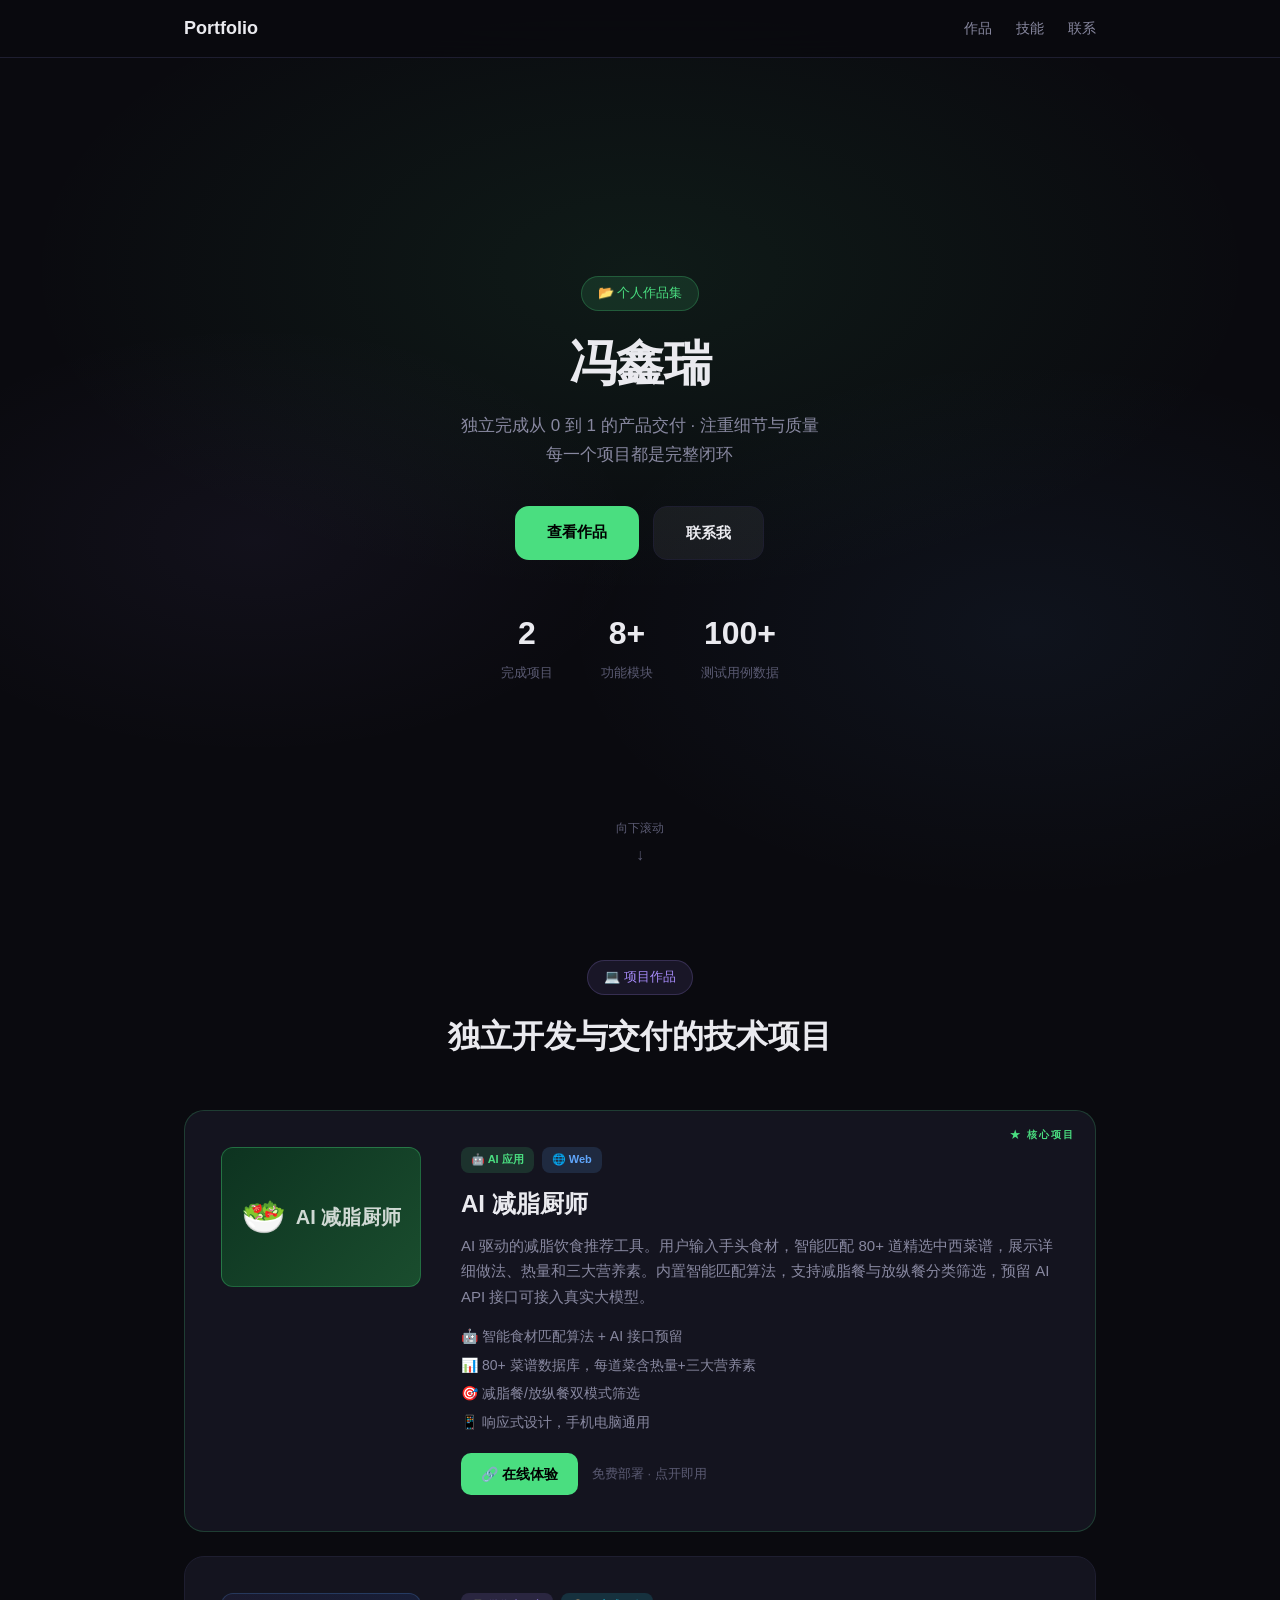
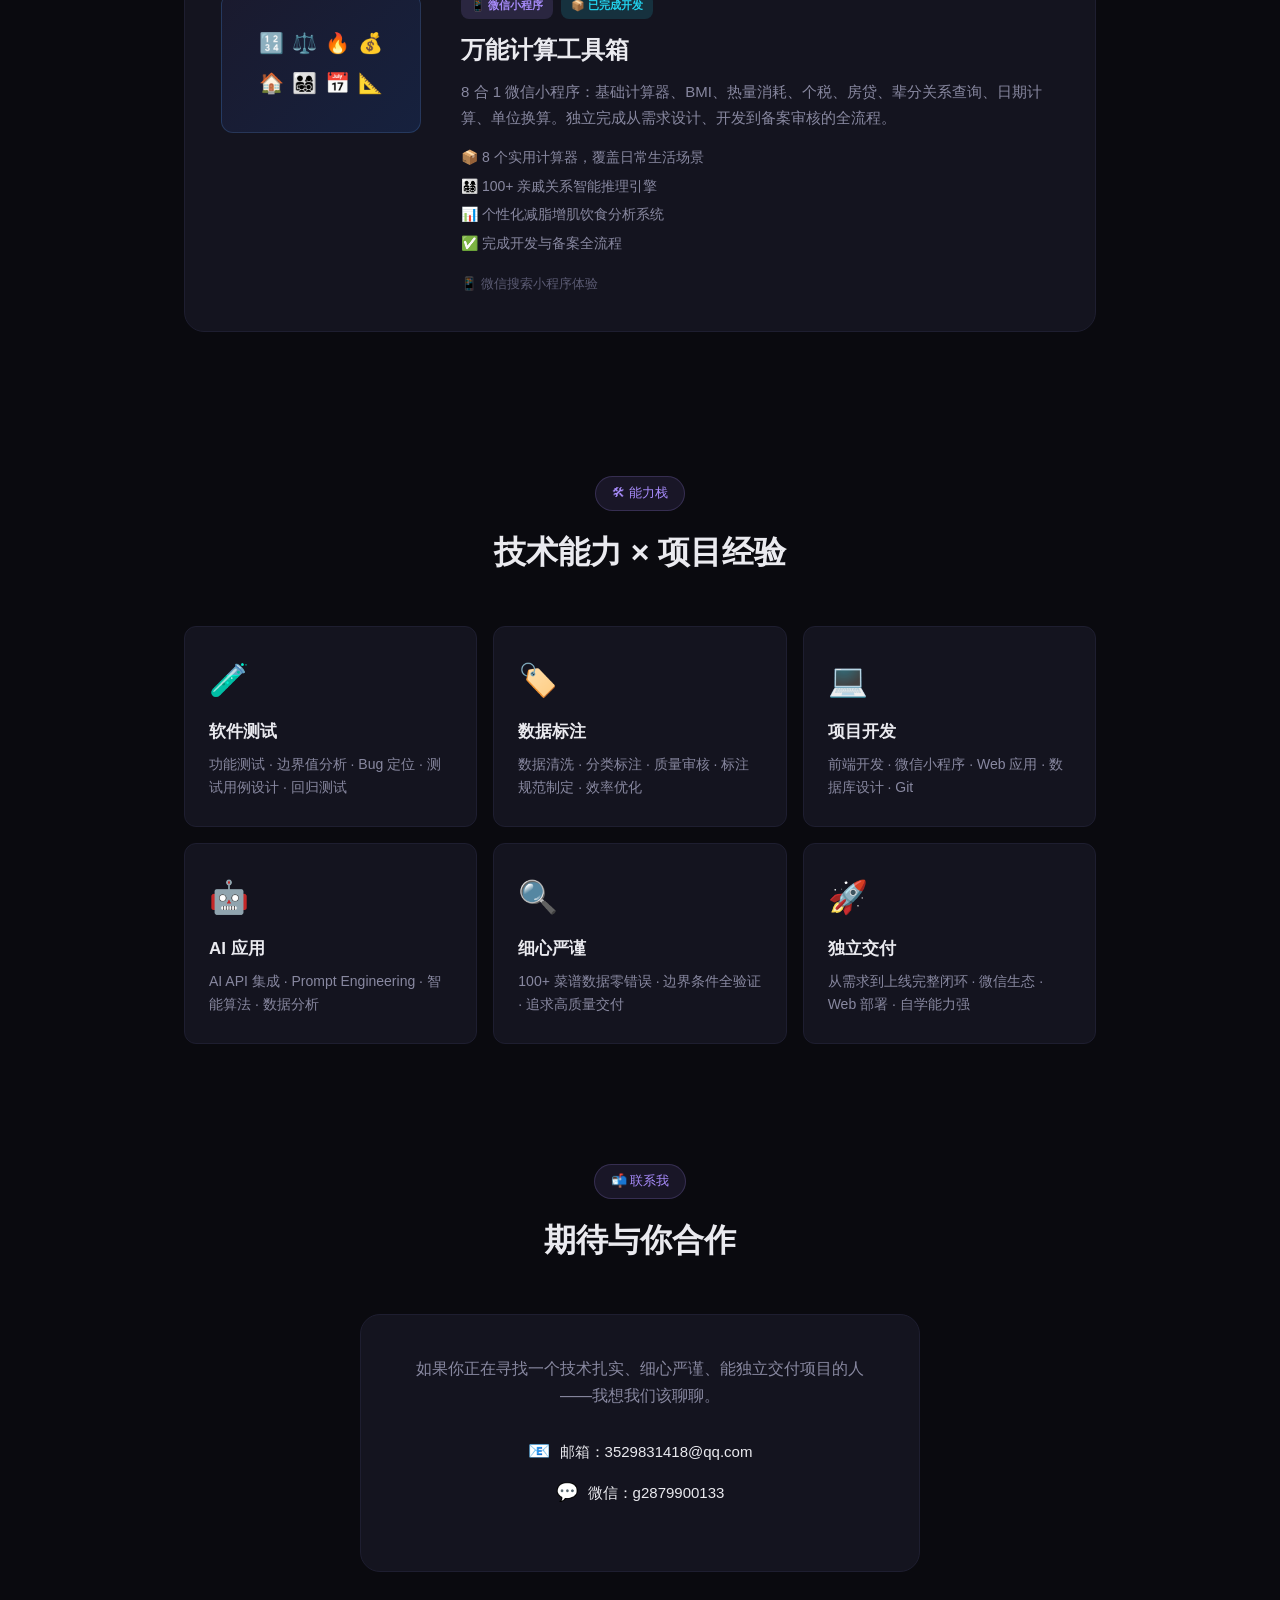
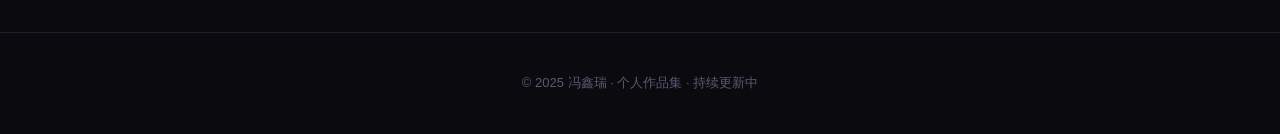
<file: index.html>
<!DOCTYPE html>
<html lang="zh-CN">
<head>
<meta charset="UTF-8">
<meta http-equiv="Cache-Control" content="no-cache, no-store, must-revalidate">
<meta http-equiv="Pragma" content="no-cache">
<meta http-equiv="Expires" content="0">
<meta name="viewport" content="width=device-width, initial-scale=1.0">
<title>冯鑫瑞 · 个人作品集</title>
<link rel="stylesheet" href="style.css">
</head>
<body>

<nav class="nav" id="nav">
  <div class="nav-inner">
    <a href="#hero" class="nav-logo">Portfolio</a>
    <div class="nav-links">
      <a href="#projects">作品</a>
      <a href="#skills">技能</a>
      <a href="#contact">联系</a>
    </div>
  </div>
</nav>

<section class="hero" id="hero">
  <div class="hero-bg"></div>
  <div class="hero-content">
    <div class="hero-badge">📂 个人作品集</div>
    <h1 class="hero-title">
      冯鑫瑞
    </h1>
    <p class="hero-sub">
      独立完成从 0 到 1 的产品交付 · 注重细节与质量<br>
      每一个项目都是完整闭环
    </p>
    <div class="hero-cta">
      <a href="#projects" class="cta-primary">查看作品</a>
      <a href="#contact" class="cta-secondary">联系我</a>
    </div>
    <div class="hero-stats">
      <div class="stat"><span class="stat-num">2</span><span class="stat-label">完成项目</span></div>
      <div class="stat"><span class="stat-num">8+</span><span class="stat-label">功能模块</span></div>
      <div class="stat"><span class="stat-num">100+</span><span class="stat-label">测试用例数据</span></div>
    </div>
  </div>
  <div class="scroll-indicator">
    <span>向下滚动</span>
    <div class="scroll-arrow">↓</div>
  </div>
</section>

<section class="projects" id="projects">
  <div class="section-header">
    <span class="section-badge">💻 项目作品</span>
    <h2 class="section-title">独立开发与交付的技术项目</h2>
  </div>

  <div class="project-card featured" onclick="location.href='./ai-diet-chef/'" style="cursor:pointer">
    <span class="feature-badge">★ 核心项目</span>
    <div class="project-preview">
      <div class="preview-mockup ai-preview">
        <div class="mockup-content">
          <span class="mockup-icon">🥗</span>
          <span class="mockup-text">AI 减脂厨师</span>
        </div>
      </div>
    </div>
    <div class="project-info">
      <div class="project-tags">
        <span class="ptag ai">🤖 AI 应用</span>
        <span class="ptag web">🌐 Web</span>
      </div>
      <h3 class="project-name">AI 减脂厨师</h3>
      <p class="project-desc">
        AI 驱动的减脂饮食推荐工具。用户输入手头食材，智能匹配 80+ 道精选中西菜谱，展示详细做法、热量和三大营养素。内置智能匹配算法，支持减脂餐与放纵餐分类筛选，预留 AI API 接口可接入真实大模型。
      </p>
      <ul class="project-features">
        <li>🤖 智能食材匹配算法 + AI 接口预留</li>
        <li>📊 80+ 菜谱数据库，每道菜含热量+三大营养素</li>
        <li>🎯 减脂餐/放纵餐双模式筛选</li>
        <li>📱 响应式设计，手机电脑通用</li>
      </ul>
      <div class="project-links">
        <a href="./ai-diet-chef/" class="plink primary">🔗 在线体验</a>
        <span class="plink-label">免费部署 · 点开即用</span>
      </div>
    </div>
  </div>

  <div class="project-card">
    <div class="project-preview">
      <div class="preview-mockup calc-preview">
        <div class="mockup-grid">
          <span>🔢</span><span>⚖️</span><span>🔥</span><span>💰</span>
          <span>🏠</span><span>👨‍👩‍👧‍👦</span><span>📅</span><span>📐</span>
        </div>
      </div>
    </div>
    <div class="project-info">
      <div class="project-tags">
        <span class="ptag mp">📱 微信小程序</span>
        <span class="ptag live">📦 已完成开发</span>
      </div>
      <h3 class="project-name">万能计算工具箱</h3>
      <p class="project-desc">
        8 合 1 微信小程序：基础计算器、BMI、热量消耗、个税、房贷、辈分关系查询、日期计算、单位换算。独立完成从需求设计、开发到备案审核的全流程。
      </p>
      <ul class="project-features">
        <li>📦 8 个实用计算器，覆盖日常生活场景</li>
        <li>👨‍👩‍👧‍👦 100+ 亲戚关系智能推理引擎</li>
        <li>📊 个性化减脂增肌饮食分析系统</li>
        <li>✅ 完成开发与备案全流程</li>
      </ul>
      <div class="project-links">
        <span class="plink-label">📱 微信搜索小程序体验</span>
      </div>
    </div>
  </div>
</section>

<section class="skills" id="skills">
  <div class="section-header">
    <span class="section-badge">🛠 能力栈</span>
    <h2 class="section-title">技术能力 × 项目经验</h2>
  </div>
  <div class="skills-grid">
    <div class="skill-card">
      <div class="skill-icon">🧪</div>
      <h4>软件测试</h4>
      <p>功能测试 · 边界值分析 · Bug 定位 · 测试用例设计 · 回归测试</p>
    </div>
    <div class="skill-card">
      <div class="skill-icon">🏷️</div>
      <h4>数据标注</h4>
      <p>数据清洗 · 分类标注 · 质量审核 · 标注规范制定 · 效率优化</p>
    </div>
    <div class="skill-card">
      <div class="skill-icon">💻</div>
      <h4>项目开发</h4>
      <p>前端开发 · 微信小程序 · Web 应用 · 数据库设计 · Git</p>
    </div>
    <div class="skill-card">
      <div class="skill-icon">🤖</div>
      <h4>AI 应用</h4>
      <p>AI API 集成 · Prompt Engineering · 智能算法 · 数据分析</p>
    </div>
    <div class="skill-card">
      <div class="skill-icon">🔍</div>
      <h4>细心严谨</h4>
      <p>100+ 菜谱数据零错误 · 边界条件全验证 · 追求高质量交付</p>
    </div>
    <div class="skill-card">
      <div class="skill-icon">🚀</div>
      <h4>独立交付</h4>
      <p>从需求到上线完整闭环 · 微信生态 · Web 部署 · 自学能力强</p>
    </div>
  </div>
</section>

<section class="contact" id="contact">
  <div class="section-header">
    <span class="section-badge">📬 联系我</span>
    <h2 class="section-title">期待与你合作</h2>
  </div>
  <div class="contact-card">
    <p class="contact-text">如果你正在寻找一个技术扎实、细心严谨、能独立交付项目的人——我想我们该聊聊。</p>
    <div class="contact-items">
      <div class="contact-item">
        <span class="ci-icon">📧</span>
        <span>邮箱：3529831418@qq.com</span>
      </div>
      <div class="contact-item">
        <span class="ci-icon">💬</span>
        <span>微信：g2879900133</span>
      </div>
    </div>
  </div>
</section>

<footer class="footer">
  <p>© 2025 冯鑫瑞 · 个人作品集 · 持续更新中</p>
</footer>

<script src="app.js"></script>
</body>
</html>
</file>
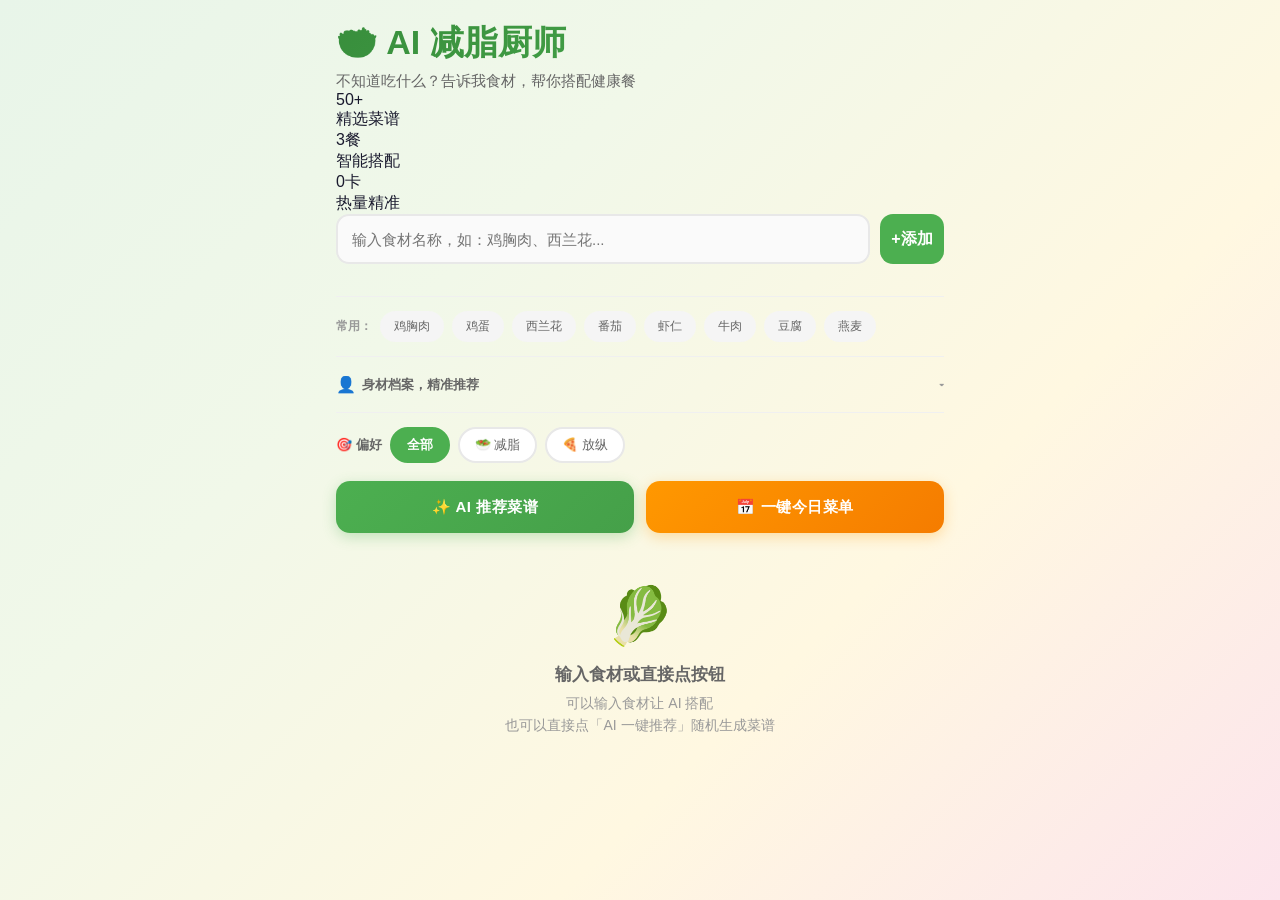
<file: ai-diet-chef/index.html>
<!DOCTYPE html>
<html lang="zh-CN">
<head>
<meta charset="UTF-8">
<meta name="viewport" content="width=device-width, initial-scale=1.0, user-scalable=no">
<title>AI 减脂厨师 | 智能搭配你的每一餐</title>
<link rel="stylesheet" href="style.css">
</head>
<body>

<div class="app-wrapper">
  <!-- Hero -->
  <header class="app-hero">
    <div class="logo">🥗 AI 减脂厨师</div>
    <div class="header-sub">不知道吃什么？告诉我食材，帮你搭配健康餐</div>
    <div class="hero-stats-row">
      <div class="hero-stat"><div class="hs-num">50+</div><div class="hs-label">精选菜谱</div></div>
      <div class="hero-stat"><div class="hs-num">3餐</div><div class="hs-label">智能搭配</div></div>
      <div class="hero-stat"><div class="hs-num">0卡</div><div class="hs-label">热量精准</div></div>
    </div>
  </header>

  <!-- 输入区 -->
  <section class="main-card">
    <div class="input-row">
      <input
        type="text"
        id="ingredientInput"
        class="ingredient-input"
        placeholder="输入食材名称，如：鸡胸肉、西兰花..."
        autocomplete="off"
      />
      <button class="btn-add" id="btnAdd">+添加</button>
    </div>
    <div class="tags-area" id="tagsArea"></div>

    <!-- 快捷食材 -->
    <div class="quick-row">
      <span class="quick-label">常用：</span>
      <span class="quick-chip" data-ingredient="鸡胸肉">鸡胸肉</span>
      <span class="quick-chip" data-ingredient="鸡蛋">鸡蛋</span>
      <span class="quick-chip" data-ingredient="西兰花">西兰花</span>
      <span class="quick-chip" data-ingredient="番茄">番茄</span>
      <span class="quick-chip" data-ingredient="虾仁">虾仁</span>
      <span class="quick-chip" data-ingredient="牛肉">牛肉</span>
      <span class="quick-chip" data-ingredient="豆腐">豆腐</span>
      <span class="quick-chip" data-ingredient="燕麦">燕麦</span>
    </div>

    <!-- 身材档案 -->
    <div class="profile-section">
      <div class="profile-header" onclick="this.classList.toggle('open');document.getElementById('profileBody').classList.toggle('open')">
        <span class="ph-left"><span class="ph-icon">👤</span> 身材档案，精准推荐</span>
        <span class="ph-arrow">▾</span>
      </div>
      <div class="profile-body" id="profileBody">
        <div class="pf-row">
          <div class="pf-item">
            <label>性别</label>
            <div class="pf-radio-group">
              <button class="pf-radio active" data-gender="male" onclick="App.setGender('male',this)">👨 男</button>
              <button class="pf-radio" data-gender="female" onclick="App.setGender('female',this)">👩 女</button>
            </div>
          </div>
          <div class="pf-item">
            <label>年龄</label>
            <input type="number" id="pfAge" placeholder="25" class="pf-input">
          </div>
        </div>
        <div class="pf-row">
          <div class="pf-item">
            <label>身高 (cm)</label>
            <input type="number" id="pfHeight" placeholder="170" class="pf-input">
          </div>
          <div class="pf-item">
            <label>体重 (kg)</label>
            <input type="number" id="pfWeight" placeholder="65" class="pf-input">
          </div>
        </div>
        <div class="pf-result" id="pfResult" style="display:none"></div>
      </div>
    </div>

    <!-- 偏好 -->
    <div class="pref-row">
      <span class="pref-label">🎯 偏好</span>
      <button class="pref-btn active" data-category="all">全部</button>
      <button class="pref-btn" data-category="diet">🥗 减脂</button>
      <button class="pref-btn" data-category="cheat">🍕 放纵</button>
    </div>

    <div class="btn-row">
      <button class="btn-search" id="btnSearch">
        <span class="sparkle">✨</span> AI 推荐菜谱
      </button>
      <button class="btn-mealplan" id="btnMealPlan">
        📅 一键今日菜单
      </button>
    </div>
  </section>

  <!-- 结果区 -->
  <section class="results-section" id="resultsSection">
    <div class="results-header" id="resultsHeader" style="display:none;">
      <span id="resultsCount"></span>
      <span class="ai-badge">🤖 AI 匹配</span>
    </div>
    <div class="results-grid" id="resultsGrid"></div>
    <div class="empty-state" id="emptyState">
      <div class="empty-icon">🥬</div>
      <div class="empty-title">输入食材或直接点按钮</div>
      <div class="empty-desc">可以输入食材让 AI 搭配<br>也可以直接点「AI 一键推荐」随机生成菜谱</div>
    </div>
  </section>

  <!-- 详情弹窗 -->
  <div class="modal-overlay" id="modalOverlay" style="display:none;">
    <div class="modal-content" id="modalContent"></div>
  </div>
</div>

<script src="recipes.js"></script>
<script src="app.js"></script>
</body>
</html>
</file>
<file: style.css>
/* ===== Portfolio ===== */
*{margin:0;padding:0;box-sizing:border-box}
:root{--bg:#0a0a0f;--card:#14141f;--card-hover:#1a1a2a;--text:#eaeaef;--t2:#8888a0;--t3:#5a5a72;--g:#4ade80;--b:#60a5fa;--p:#a78bfa;--o:#fb923c;--c:#22d3ee;--border:#1e1e30;--r:20px;--rs:12px}
html{scroll-behavior:smooth}
body{font-family:-apple-system,BlinkMacSystemFont,'Segoe UI','PingFang SC','Microsoft YaHei',sans-serif;background:var(--bg);color:var(--text);line-height:1.6;-webkit-font-smoothing:antialiased;overflow-x:hidden}

/* Nav */
.nav{position:fixed;top:0;left:0;right:0;z-index:100;background:rgba(10,10,15,.85);backdrop-filter:blur(20px);border-bottom:1px solid var(--border)}
.nav-inner{max-width:960px;margin:0 auto;display:flex;align-items:center;justify-content:space-between;padding:14px 24px}
.nav-logo{font-size:18px;font-weight:700;color:var(--text);text-decoration:none}
.nav-links{display:flex;gap:24px}
.nav-links a{font-size:14px;color:var(--t2);text-decoration:none;transition:color .2s;font-weight:500}
.nav-links a:hover{color:var(--text)}

/* Hero */
.hero{min-height:100vh;display:flex;align-items:center;justify-content:center;position:relative;overflow:hidden;padding:120px 24px 60px}
.hero-bg{position:absolute;inset:0;background:radial-gradient(ellipse 80% 60% at 50% 30%,rgba(74,222,128,.08),transparent 60%),radial-gradient(ellipse 60% 50% at 80% 70%,rgba(96,165,250,.06),transparent 60%),radial-gradient(ellipse 50% 40% at 20% 60%,rgba(167,139,250,.05),transparent 60%);pointer-events:none}
.hero-content{position:relative;z-index:1;max-width:680px;text-align:center}
.hero-badge{display:inline-block;padding:6px 16px;background:rgba(74,222,128,.12);border:1px solid rgba(74,222,128,.25);border-radius:20px;font-size:13px;color:var(--g);margin-bottom:24px}
.hero-title{font-size:48px;font-weight:800;line-height:1.2;margin-bottom:20px;letter-spacing:-.5px}
.gradient-text{background:linear-gradient(135deg,var(--g),var(--c));-webkit-background-clip:text;-webkit-text-fill-color:transparent;background-clip:text}
.hero-sub{font-size:17px;color:var(--t2);line-height:1.7;margin-bottom:36px}
.hero-cta{display:flex;gap:14px;justify-content:center;margin-bottom:48px}
.cta-primary,.cta-secondary{padding:14px 32px;border-radius:14px;font-size:15px;font-weight:600;text-decoration:none;transition:all .25s}
.cta-primary{background:var(--g);color:#000}.cta-primary:hover{transform:translateY(-2px);box-shadow:0 8px 24px rgba(74,222,128,.3)}
.cta-secondary{background:rgba(255,255,255,.06);color:var(--text);border:1px solid var(--border)}
.cta-secondary:hover{background:rgba(255,255,255,.1)}
.hero-stats{display:flex;justify-content:center;gap:48px}
.stat{text-align:center}.stat-num{display:block;font-size:32px;font-weight:800;color:var(--text)}.stat-label{display:block;font-size:13px;color:var(--t3);margin-top:4px}
.scroll-indicator{position:absolute;bottom:32px;left:50%;transform:translateX(-50%);text-align:center;color:var(--t3);font-size:12px;animation:bounce 2s infinite}
.scroll-arrow{font-size:16px;margin-top:4px}
@keyframes bounce{0%,100%{transform:translateX(-50%) translateY(0)}50%{transform:translateX(-50%) translateY(8px)}}

/* Sections */
.section-header{text-align:center;margin-bottom:48px}
.section-badge{display:inline-block;padding:6px 16px;background:rgba(167,139,250,.1);border:1px solid rgba(167,139,250,.2);border-radius:20px;font-size:13px;color:var(--p);margin-bottom:16px}
.section-title{font-size:32px;font-weight:700}

/* Projects */
.projects{max-width:960px;margin:0 auto;padding:60px 24px}
.project-card{display:flex;gap:40px;background:var(--card);border-radius:var(--r);padding:36px;margin-bottom:24px;border:1px solid var(--border);transition:all .3s;position:static}
.project-card:hover{border-color:rgba(255,255,255,.15);background:var(--card-hover)}
.project-card.featured{border-color:rgba(74,222,128,.2)}
.project-preview{flex-shrink:0}
.project-info{flex:1}
.preview-mockup{width:200px;height:140px;border-radius:var(--rs);display:flex;align-items:center;justify-content:center}
.ai-preview{background:linear-gradient(135deg,#0d3320,#1a4d2e);border:1px solid rgba(74,222,128,.3)}
.calc-preview{background:linear-gradient(135deg,#1a1a2e,#16213e);border:1px solid rgba(96,165,250,.2)}
.mockup-content{display:flex;align-items:center;gap:10px}
.mockup-icon{font-size:36px}.mockup-text{color:rgba(255,255,255,.8);font-size:20px;font-weight:700}
.mockup-grid{display:grid;grid-template-columns:repeat(4,1fr);gap:8px;font-size:20px}

.project-tags{display:flex;gap:8px;margin-bottom:12px}
.ptag{font-size:11px;padding:4px 10px;border-radius:8px;font-weight:600}
.ptag.ai{background:rgba(74,222,128,.15);color:var(--g)}.ptag.web{background:rgba(96,165,250,.15);color:var(--b)}
.ptag.mp{background:rgba(167,139,250,.15);color:var(--p)}.ptag.live{background:rgba(34,211,238,.15);color:var(--c)}
.project-name{font-size:24px;font-weight:700;margin-bottom:10px}
.project-desc{font-size:15px;color:var(--t2);line-height:1.7;margin-bottom:16px}
.project-features{list-style:none;display:flex;flex-direction:column;gap:6px;margin-bottom:20px}
.project-features li{font-size:14px;color:var(--t2)}
.project-links{display:flex;align-items:center;gap:14px}
.plink{padding:10px 20px;border-radius:10px;font-size:14px;font-weight:600;text-decoration:none;transition:all .2s}
.plink.primary{background:var(--g);color:#000}.plink.primary:hover{transform:translateY(-1px);box-shadow:0 4px 16px rgba(74,222,128,.3)}
.plink-label{font-size:13px;color:var(--t3)}
.feature-badge{position:absolute;top:16px;right:20px;font-size:10px;color:var(--g);font-weight:700;letter-spacing:2px;text-transform:uppercase}

/* Skills */
.skills{max-width:960px;margin:0 auto;padding:60px 24px}
.skills-grid{display:grid;grid-template-columns:repeat(3,1fr);gap:16px}
.skill-card{background:var(--card);border:1px solid var(--border);border-radius:var(--rs);padding:28px 24px;transition:all .3s}
.skill-card:hover{border-color:rgba(255,255,255,.15);transform:translateY(-2px)}
.skill-icon{font-size:32px;margin-bottom:12px}
.skill-card h4{font-size:17px;font-weight:700;margin-bottom:8px}
.skill-card p{font-size:14px;color:var(--t2);line-height:1.6}

/* Contact */
.contact{max-width:960px;margin:0 auto;padding:60px 24px}
.contact-card{background:var(--card);border:1px solid var(--border);border-radius:var(--r);padding:40px;text-align:center;max-width:560px;margin:0 auto}
.contact-text{font-size:16px;color:var(--t2);line-height:1.7;margin-bottom:28px}
.contact-items{display:flex;flex-direction:column;gap:12px;margin-bottom:24px}
.contact-item{display:flex;align-items:center;gap:10px;justify-content:center;font-size:15px;color:var(--text)}
.ci-icon{font-size:18px}

/* Footer */
.footer{text-align:center;padding:40px 24px;border-top:1px solid var(--border)}
.footer p{font-size:13px;color:var(--t3)}

@media(max-width:768px){
  .hero-title{font-size:32px}.hero-stats{gap:28px}.stat-num{font-size:24px}
  .project-card{flex-direction:column;gap:20px;padding:24px}
  .preview-mockup{width:100%;height:120px}.skills-grid{grid-template-columns:repeat(2,1fr)}.section-title{font-size:24px}
}
@media(max-width:480px){
  .hero-title{font-size:26px}.hero-cta{flex-direction:column;align-items:center}
  .skills-grid{grid-template-columns:1fr}.nav-links{gap:14px}
}
</file>
<file: ai-diet-chef/style.css>
/* ===== AI 减脂厨师 ===== */
*{margin:0;padding:0;box-sizing:border-box}
:root{--g:#4CAF50;--gd:#388E3C;--o:#FF9800;--od:#F57C00;--bg:#f5f7f5;--card:#fff;--t:#1a1a2e;--t2:#666;--t3:#999;--b:#e8e8e8;--bl:#f0f0f0;--r:16px;--rl:22px;--shadow:0 2px 12px rgba(0,0,0,.06);--shadow-lg:0 8px 28px rgba(0,0,0,.1)}

body{font-family:-apple-system,BlinkMacSystemFont,'Segoe UI','PingFang SC','Microsoft YaHei',sans-serif;background:linear-gradient(135deg,#e8f5e9,#f1f8e9,#fff8e1,#fce4ec);background-attachment:fixed;min-height:100vh;color:var(--t);-webkit-font-smoothing:antialiased}
.app-wrapper{max-width:640px;margin:0 auto;padding:20px 16px 40px}

/* Header */
.app-header{text-align:center;padding:40px 0 24px}
.logo{font-size:34px;font-weight:800;background:linear-gradient(135deg,var(--gd),var(--g));-webkit-background-clip:text;-webkit-text-fill-color:transparent;background-clip:text}
.header-sub{font-size:15px;color:var(--t2);margin-top:6px}

/* Input Card */
.input-section{background:var(--card);border-radius:var(--rl);padding:24px;box-shadow:var(--shadow-lg);margin-bottom:20px}
.input-row{display:flex;gap:10px}
.ingredient-input{flex:1;height:50px;padding:0 14px;border:2px solid var(--b);border-radius:13px;font-size:15px;outline:none;transition:.2s;background:#fafafa}
.ingredient-input:focus{border-color:var(--g);background:#fff;box-shadow:0 0 0 3px rgba(76,175,80,.08)}
.btn-add{width:64px;height:50px;background:var(--g);color:#fff;border:none;border-radius:13px;font-size:16px;font-weight:700;cursor:pointer;transition:.2s}
.btn-add:hover{background:var(--gd)}

/* Tags */
.tags-area{display:flex;flex-wrap:wrap;gap:8px;margin-top:12px;min-height:6px}
.tag{display:inline-flex;align-items:center;gap:6px;padding:7px 13px;background:#e8f5e9;color:var(--gd);border-radius:20px;font-size:13px;font-weight:500;animation:pop .2s ease}
@keyframes pop{from{opacity:0;transform:scale(.8)}to{opacity:1;transform:scale(1)}}
.tag-remove{width:16px;height:16px;border-radius:50%;background:rgba(0,0,0,.1);display:flex;align-items:center;justify-content:center;font-size:11px;cursor:pointer}
.tag-remove:hover{background:#f44336;color:#fff}

/* Quick */
.quick-row{display:flex;flex-wrap:wrap;align-items:center;gap:8px;margin-top:14px;padding-top:14px;border-top:1px solid var(--bl)}
.quick-label{font-size:12px;color:var(--t3);font-weight:600}
.quick-chip{padding:6px 13px;background:#f5f5f5;border-radius:16px;font-size:12px;color:var(--t2);cursor:pointer;border:1.5px solid transparent;transition:.15s}
.quick-chip:hover{background:#e8f5e9;border-color:var(--g);color:var(--gd)}

/* Profile */
.profile-section{margin-top:14px;padding-top:14px;border-top:1px solid var(--bl)}
.profile-header{display:flex;align-items:center;justify-content:space-between;font-size:13px;font-weight:600;color:var(--t2);cursor:pointer;padding:4px 0;user-select:none}
.profile-header:hover{color:var(--gd)}
.ph-left{display:flex;align-items:center;gap:6px}
.ph-icon{font-size:16px}
.ph-arrow{font-size:10px;transition:transform .3s;color:var(--t3)}
.profile-header.open .ph-arrow{transform:rotate(180deg)}
.profile-body{max-height:0;overflow:hidden;transition:max-height .4s ease}
.profile-body.open{max-height:340px}
.pf-row{display:flex;gap:10px;margin-top:12px}
.pf-item{flex:1}
.pf-item label{display:block;font-size:11px;color:var(--t3);margin-bottom:4px;font-weight:600;letter-spacing:.5px}
.pf-input{width:100%;height:44px;padding:0 12px;border:2px solid var(--b);border-radius:12px;font-size:14px;font-weight:500;outline:none;transition:.2s;background:#fafafa;color:var(--t)}
.pf-input:focus{border-color:var(--g);background:#fff;box-shadow:0 0 0 3px rgba(76,175,80,.06)}
.pf-radio-group{display:flex;gap:8px}
.pf-radio{flex:1;height:44px;border:2px solid var(--b);background:#fafafa;border-radius:12px;font-size:14px;cursor:pointer;transition:.2s;color:var(--t2);display:flex;align-items:center;justify-content:center;gap:4px}
.pf-radio:hover{border-color:var(--g)}
.pf-radio.active{background:var(--g);color:#fff;border-color:var(--g);font-weight:700}
.pf-result{padding:13px;background:#e8f5e9;border-radius:12px;text-align:center;font-size:13px;font-weight:600;color:var(--gd);line-height:1.6;margin-top:10px}

/* Preferences */
.pref-row{display:flex;align-items:center;gap:8px;margin-top:14px;padding-top:14px;border-top:1px solid var(--bl)}
.pref-label{font-size:13px;color:var(--t2);font-weight:600}
.pref-btn{padding:7px 15px;border:2px solid var(--b);background:#fff;border-radius:18px;font-size:13px;cursor:pointer;transition:.15s;color:var(--t2);font-weight:500}
.pref-btn.active{background:var(--g);color:#fff;border-color:var(--g);font-weight:700}
.pref-btn:hover:not(.active){border-color:var(--g)}

/* Buttons */
.btn-row{display:flex;gap:12px;margin-top:18px}
.btn-search,.btn-mealplan{flex:1;height:52px;color:#fff;border:none;border-radius:14px;font-size:15px;font-weight:700;cursor:pointer;transition:.25s;letter-spacing:.5px}
.btn-search{background:linear-gradient(135deg,var(--g),#45a049);box-shadow:0 4px 14px rgba(76,175,80,.3)}
.btn-mealplan{background:linear-gradient(135deg,var(--o),var(--od));box-shadow:0 4px 14px rgba(255,152,0,.3)}
.btn-search:hover,.btn-mealplan:hover{transform:translateY(-2px);filter:brightness(1.08)}
.btn-search:active,.btn-mealplan:active{transform:scale(.97)}

/* Results */
.results-section{margin-bottom:20px}
.results-header{display:flex;align-items:center;justify-content:space-between;margin-bottom:14px;font-size:15px;font-weight:600;color:var(--t2)}
.ai-badge{font-size:11px;padding:4px 10px;background:#e8f5e9;border-radius:8px;color:var(--gd)}
.mealplan-summary{text-align:center;padding:12px;background:linear-gradient(135deg,#fff8e1,#ffecb3);border-radius:12px;font-size:14px;font-weight:700;color:#e65100;margin-bottom:10px}
.results-grid{display:flex;flex-direction:column;gap:10px}

/* Recipe Card */
.recipe-card{background:var(--card);border-radius:var(--rl);padding:18px 20px;box-shadow:var(--shadow);cursor:pointer;transition:.2s;border:2px solid transparent;animation:cardIn .35s ease backwards}
.recipe-card:nth-child(1){animation-delay:0s}.recipe-card:nth-child(2){animation-delay:.05s}.recipe-card:nth-child(3){animation-delay:.1s}.recipe-card:nth-child(4){animation-delay:.15s}.recipe-card:nth-child(5){animation-delay:.2s}.recipe-card:nth-child(6){animation-delay:.25s}
@keyframes cardIn{from{opacity:0;transform:translateY(12px)}to{opacity:1;transform:translateY(0)}}
.recipe-card:hover{transform:translateY(-2px);box-shadow:var(--shadow-lg);border-color:var(--g)}
.card-top{display:flex;justify-content:space-between;align-items:flex-start;margin-bottom:8px}
.card-name{font-size:17px;font-weight:700}
.card-category{font-size:10px;padding:3px 9px;border-radius:8px;font-weight:700;white-space:nowrap}
.card-category.diet{background:#e8f5e9;color:var(--gd)}.card-category.cheat{background:#fff3e0;color:#e65100}
.card-meta{display:flex;flex-wrap:wrap;gap:12px;font-size:12px;color:var(--t2);margin-bottom:8px}
.card-ingredients{display:flex;flex-wrap:wrap;gap:5px}
.card-ingredient{padding:3px 9px;background:#f8f8f8;border-radius:6px;font-size:11px;color:var(--t2)}
.card-ingredient.matched{background:#e8f5e9;color:var(--gd);font-weight:600}
.card-tags{display:flex;gap:5px;margin-top:6px}
.card-tag{font-size:10px;padding:2px 7px;background:#f5f5f5;border-radius:5px;color:var(--t3)}

/* Meal Plan Cards */
.mealplan-meals{display:flex;flex-direction:column;gap:10px}
.mealplan-card{background:var(--card);border-radius:var(--rl);padding:16px 18px;box-shadow:var(--shadow);display:flex;align-items:center;gap:12px;cursor:pointer;transition:.2s;border:2px solid transparent;animation:cardIn .35s ease backwards}
.mealplan-card:hover{transform:translateX(4px);border-color:var(--g)}
.mp-icon{font-size:34px;flex-shrink:0}
.mp-info{flex:1}
.mp-meal-type{font-size:11px;font-weight:700;text-transform:uppercase;letter-spacing:.5px;margin-bottom:2px}
.mp-meal-type.diet{color:var(--gd)}.mp-meal-type.cheat{color:var(--od)}
.mp-name{font-size:16px;font-weight:700}
.mp-meta{font-size:12px;color:var(--t2);margin-top:2px}
.mp-arrow{font-size:18px;color:var(--t3)}

/* Empty */
.empty-state{text-align:center;padding:50px 20px}
.empty-icon{font-size:56px;margin-bottom:14px}
.empty-title{font-size:17px;font-weight:600;color:var(--t2);margin-bottom:6px}
.empty-desc{font-size:14px;color:var(--t3);line-height:1.6}

/* Detail */
.detail-overlay{position:fixed;top:0;left:0;right:0;bottom:0;background:var(--bg);z-index:1000;overflow-y:auto;animation:fadeIn .25s ease}
@keyframes fadeIn{from{opacity:0}to{opacity:1}}
.detail-hero{background:linear-gradient(135deg,var(--gd),var(--g));color:#fff;padding:36px 24px 24px;text-align:center;position:relative}
.detail-hero.cheat{background:linear-gradient(135deg,#e65100,var(--o))}
.detail-close{position:absolute;top:14px;left:14px;width:32px;height:32px;background:rgba(255,255,255,.25);border:none;border-radius:50%;color:#fff;font-size:16px;cursor:pointer;display:flex;align-items:center;justify-content:center}
.detail-name{font-size:24px;font-weight:800;margin-bottom:14px}
.detail-stats{display:flex;justify-content:center;gap:10px;flex-wrap:wrap}
.detail-stat{background:rgba(255,255,255,.2);border-radius:12px;padding:10px 14px;text-align:center;min-width:66px}
.detail-stat .ds-val{font-size:20px;font-weight:800}.detail-stat .ds-label{font-size:10px;opacity:.85}
.detail-body{padding:22px;max-width:640px;margin:0 auto}
.detail-meal-badge{display:inline-block;padding:6px 14px;background:#e8f5e9;border-radius:12px;font-size:12px;color:var(--gd);font-weight:600;margin-bottom:16px}
.detail-body h3{font-size:17px;font-weight:700;margin:20px 0 10px}
.detail-ingredients{display:flex;flex-wrap:wrap;gap:6px}
.detail-ing{padding:7px 14px;background:#e8f5e9;border-radius:16px;font-size:13px;font-weight:500;color:var(--gd)}
.detail-step{display:flex;gap:10px;padding:14px;background:#fafafa;border-radius:12px;margin-bottom:6px;align-items:flex-start}
.detail-step .ds-num{width:26px;height:26px;background:var(--g);color:#fff;border-radius:50%;display:flex;align-items:center;justify-content:center;font-weight:800;font-size:12px;flex-shrink:0}
.detail-step .ds-text{font-size:14px;color:#444;line-height:1.7;flex:1}
.detail-tags{display:flex;gap:6px;flex-wrap:wrap;margin-top:16px}
.detail-tag{padding:5px 12px;background:#f0f0f0;border-radius:12px;font-size:12px;color:#666}

.no-results{text-align:center;padding:36px 20px;color:var(--t3)}
.no-results .nr-icon{font-size:44px;margin-bottom:10px}
.no-results .nr-title{font-size:16px;font-weight:600;color:var(--t2);margin-bottom:4px}
.no-results .nr-desc{font-size:13px}

@media(max-width:480px){.app-wrapper{padding:12px 12px 30px}.logo{font-size:28px}}
</file>
